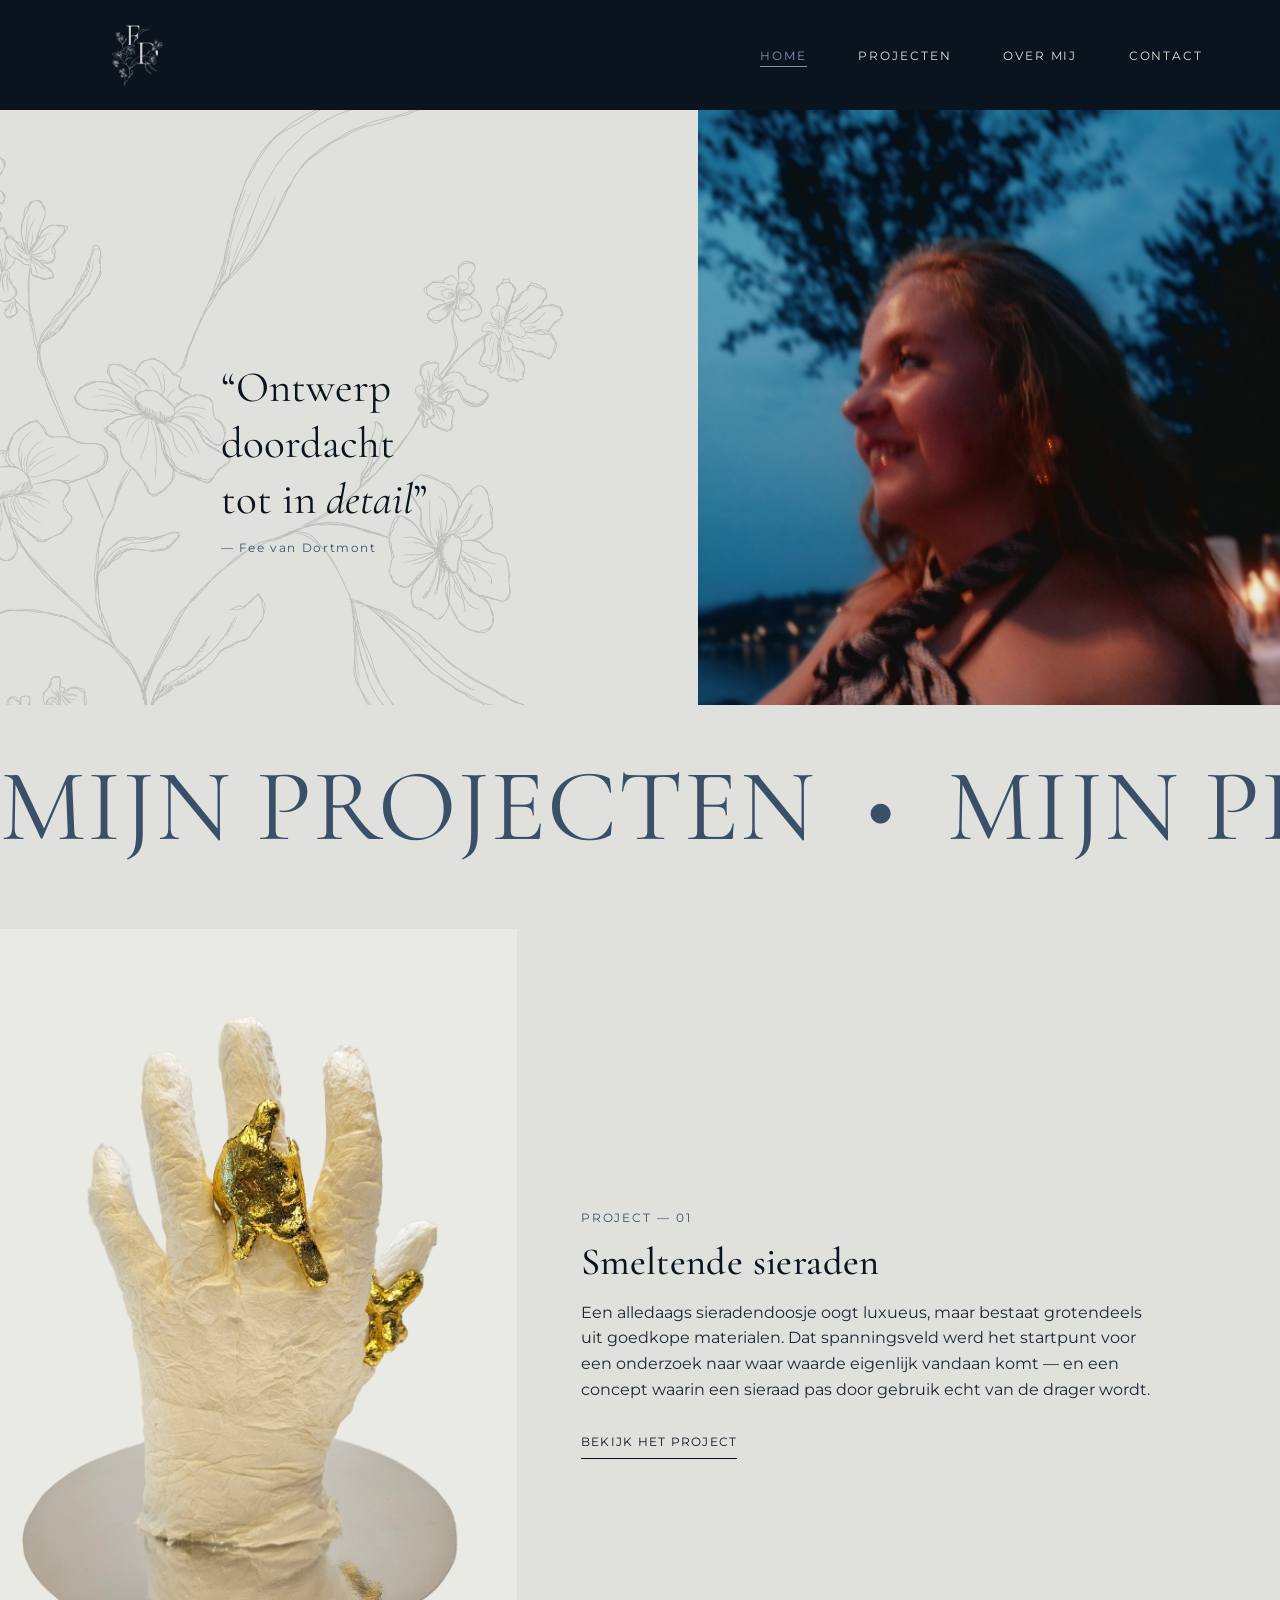
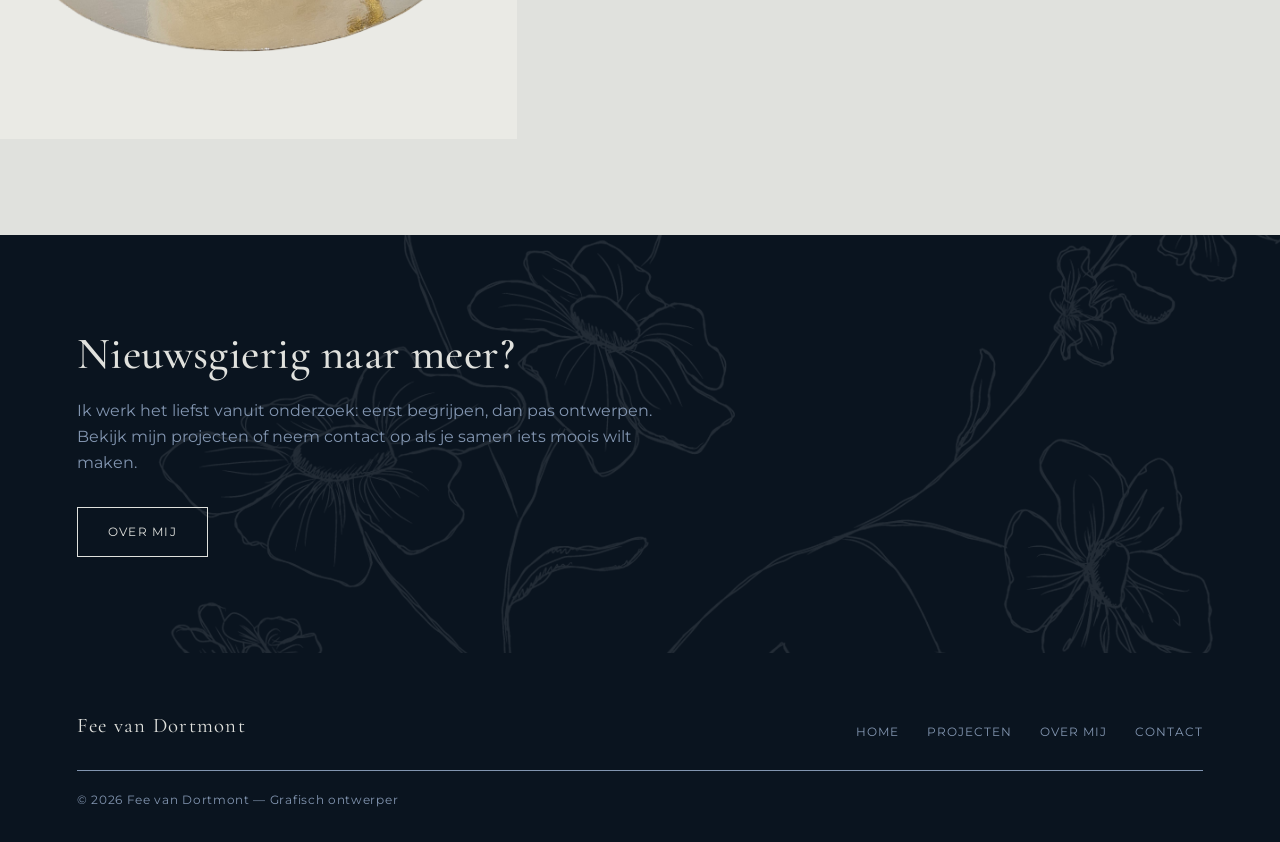
<file: portfolio 3/index.html>
<!DOCTYPE html>
<html lang="nl">
<head>
<meta charset="UTF-8">
<meta name="viewport" content="width=device-width, initial-scale=1.0">
<title>Fee van Dortmont — PORTFOLIO</title>
<meta name="description" content="Portfolio van Fee van Dortmont — grafisch ontwerper. Ontwerp doordacht tot in detail.">
<link rel="preconnect" href="https://fonts.googleapis.com">
<link href="https://fonts.googleapis.com/css2?family=Cormorant+Garamond:ital,wght@0,400;0,500;0,600;1,400&family=Montserrat:wght@400;500;600&display=swap" rel="stylesheet">
<link rel="stylesheet" href="css/style.css">
</head>
<body>

<header class="site-header">
  <div class="nav-inner">
    <a class="logo" href="index.html"><img src="images/Logo portfolio.png" alt="Fee van Dortmont logo"></a>
    <nav aria-label="Hoofdnavigatie">
      <ul class="nav-links" id="navLinks">
        <li><a href="index.html" aria-current="page">Home</a></li>
        <li><a href="projecten.html">Projecten</a></li>
        <li><a href="over-mij.html">Over mij</a></li>
        <li><a href="contact.html">Contact</a></li>
      </ul>
    </nav>
    <button class="nav-toggle" id="navToggle" aria-expanded="false" aria-controls="navLinks" aria-label="Menu openen">
      <span></span>
    </button>
  </div>
</header>

<main>

  <!-- HERO -->
  <section class="hero section-light">
    <img class="floral floral-hero-tl on-light" src="images/Bloem_achtergrond_portfolio.png" alt="" aria-hidden="true">
    <div class="hero-grid">
      <div class="hero-copy">
        <blockquote class="eyebrow-quote">
          &ldquo;Ontwerp doordacht<br>tot in <em>detail</em>&rdquo;
          <cite>— Fee van Dortmont</cite>
        </blockquote>
      </div>
      <div class="hero-photo">
        <figure>
          <img src="images/me01.jpg" alt="Fee van Dortmont bij zonsondergang aan het water">
        </figure>
       
      </div>
    </div>
  </section>

<!-- MARQUEE PROJECTEN -->
<section class="marquee section-light">
  <span class="bleed-text">MIJN PROJECTEN&nbsp;&nbsp;&bull;&nbsp;&nbsp;MIJN PROJECTEN&nbsp;&nbsp;&bull;&nbsp;&nbsp;MIJN PROJECTEN&nbsp;&nbsp;&bull;&nbsp;&nbsp;MIJN PROJECTEN</span>
</section>

  <!-- FEATURED PROJECT -->
  <section class="feature-project section-light">
    <div class="feature-grid">
      <figure>
        <img src="images/smeltende_sieraden03.png" alt="Papieren handsculptuur met gouden sieraden, project Smeltende sieraden">
      </figure>
      <div class="feature-copy">
        <span class="kicker">Project — 01</span>
        <h3>Smeltende sieraden</h3>
        <p>Een alledaags sieradendoosje oogt luxueus, maar bestaat grotendeels uit goedkope materialen. Dat spanningsveld werd het startpunt voor een onderzoek naar waar waarde eigenlijk vandaan komt — en een concept waarin een sieraad pas door gebruik echt van de drager wordt.</p>
        <a class="btn-line" href="projecten.html#concept">Bekijk het project</a>
      </div>
    </div>
  </section>

  <!-- CLOSING -->
  <section class="home-closing section-dark">
    <img class="floral floral-about on-dark" src="images/Bloem_achtergrond_portfolio.png" alt="" aria-hidden="true">
    <div class="inner">
      <h2>Nieuwsgierig naar meer?</h2>
      <p>Ik werk het liefst vanuit onderzoek: eerst begrijpen, dan pas ontwerpen. Bekijk mijn projecten of neem contact op als je samen iets moois wilt maken.</p>
      <a class="btn" href="over-mij.html">Over mij</a>
    </div>
  </section>

</main>

<footer class="site-footer">
  <div class="footer-inner">
    <span class="logo">Fee van Dortmont</span>
    <ul class="footer-links">
      <li><a href="index.html">Home</a></li>
      <li><a href="projecten.html">Projecten</a></li>
      <li><a href="over-mij.html">Over mij</a></li>
      <li><a href="contact.html">Contact</a></li>
    </ul>
  </div>
  <p class="footer-meta">© <span id="year"></span> Fee van Dortmont — Grafisch ontwerper</p>
</footer>

<script src="js/script.js"></script>
</body>
</html>
</file>
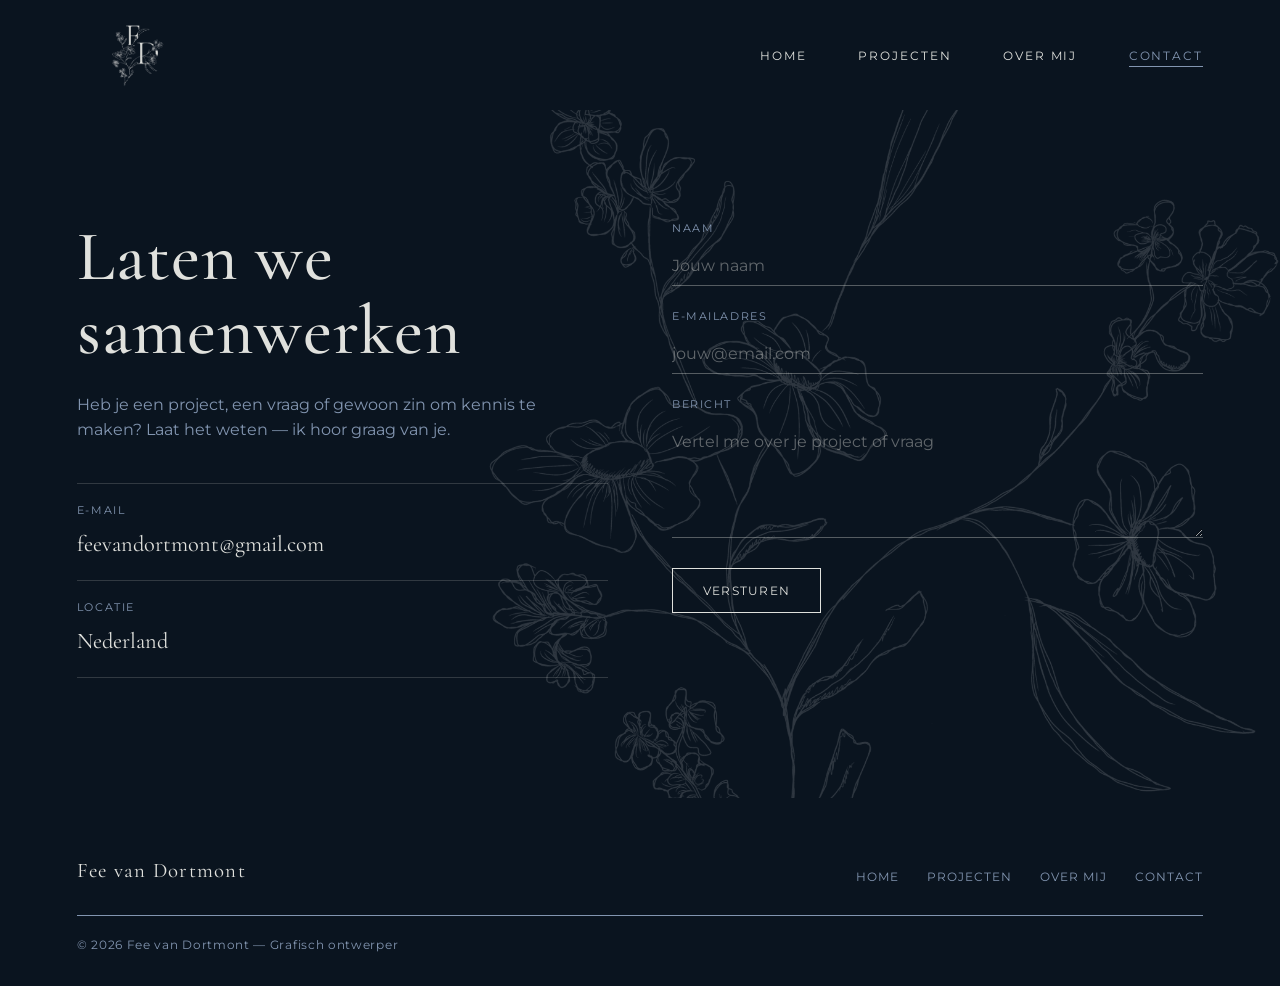
<file: portfolio 3/contact.html>
<!DOCTYPE html>
<html lang="nl">
<head>
<meta charset="UTF-8">
<meta name="viewport" content="width=device-width, initial-scale=1.0">
<title>Contact — Fee van Dortmont</title>
<meta name="description" content="Neem contact op met Fee van Dortmont voor samenwerkingen of vragen.">
<link rel="preconnect" href="https://fonts.googleapis.com">
<link href="https://fonts.googleapis.com/css2?family=Cormorant+Garamond:ital,wght@0,400;0,500;0,600;1,400&family=Montserrat:wght@400;500;600&display=swap" rel="stylesheet">
<link rel="stylesheet" href="css/style.css">
</head>
<body>

<header class="site-header">
  <div class="nav-inner">
    <a class="logo" href="index.html"><img src="images/Logo portfolio.png" alt="Fee van Dortmont logo"></a>
    <nav aria-label="Hoofdnavigatie">
      <ul class="nav-links" id="navLinks">
        <li><a href="index.html">Home</a></li>
        <li><a href="projecten.html">Projecten</a></li>
        <li><a href="over-mij.html">Over mij</a></li>
        <li><a href="contact.html" aria-current="page">Contact</a></li>
      </ul>
    </nav>
    <button class="nav-toggle" id="navToggle" aria-expanded="false" aria-controls="navLinks" aria-label="Menu openen">
      <span></span>
    </button>
  </div>
</header>

<main>
  <section class="contact-hero section-dark">
    <img class="floral floral-about on-dark" src="images/Bloem_achtergrond_portfolio.png" alt="" aria-hidden="true">
    <div class="contact-inner">

      <div>
        <h1>Laten we<br>samenwerken</h1>
        <p class="lead">Heb je een project, een vraag of gewoon zin om kennis te maken? Laat het weten — ik hoor graag van je.</p>

        <ul class="contact-list">
  <li>
    <span class="label">E-mail</span>
    <a class="value" href="mailto:feevandortmont@gmail.com">
      feevandortmont@gmail.com
    </a>
  </li>

  <!-- AANGEPAST: ontbrekende <li> toegevoegd -->
  <li>
    <span class="label">Locatie</span>
    <span class="value">Nederland</span>
  </li>
</ul>
      </div>

      <form class="contact-form" id="contactForm" novalidate>
        <div class="field">
          <label for="name">Naam</label>
          <input type="text" id="name" name="name" placeholder="Jouw naam" required>
        </div>
        <div class="field">
          <label for="email">E-mailadres</label>
          <input type="email" id="email" name="email" placeholder="jouw@email.com" required>
        </div>
        <div class="field">
          <label for="message">Bericht</label>
          <textarea id="message" name="message" rows="5" placeholder="Vertel me over je project of vraag" required></textarea>
        </div>
        <button type="submit" class="btn">Versturen</button>
        <p class="form-note" id="formNote"></p>
      </form>

    </div>
  </section>
</main>

<footer class="site-footer">
  <div class="footer-inner">
    <span class="logo">Fee van Dortmont</span>
    <ul class="footer-links">
      <li><a href="index.html">Home</a></li>
      <li><a href="projecten.html">Projecten</a></li>
      <li><a href="over-mij.html">Over mij</a></li>
      <li><a href="contact.html">Contact</a></li>
    </ul>
  </div>
  <p class="footer-meta">© <span id="year"></span> Fee van Dortmont — Grafisch ontwerper</p>
</footer>

<script src="js/script.js"></script>
</body>
</html>
</file>
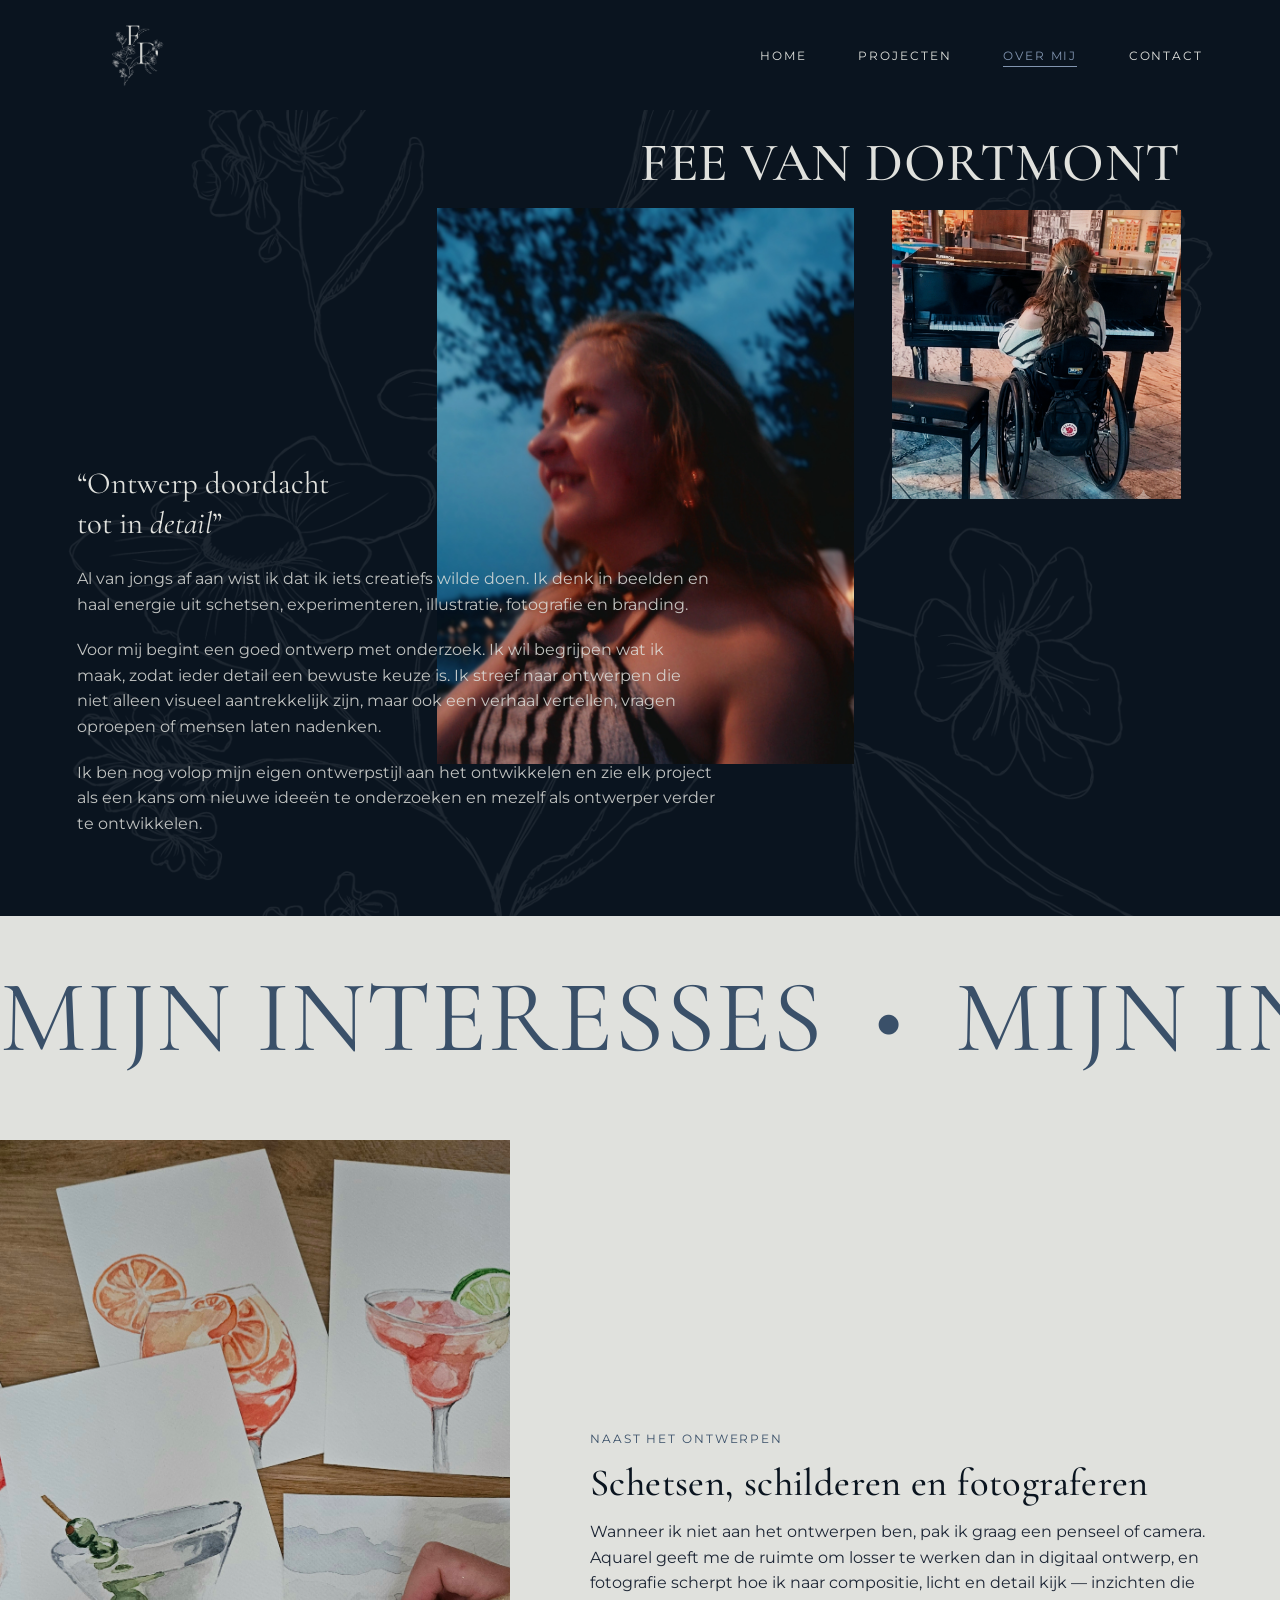
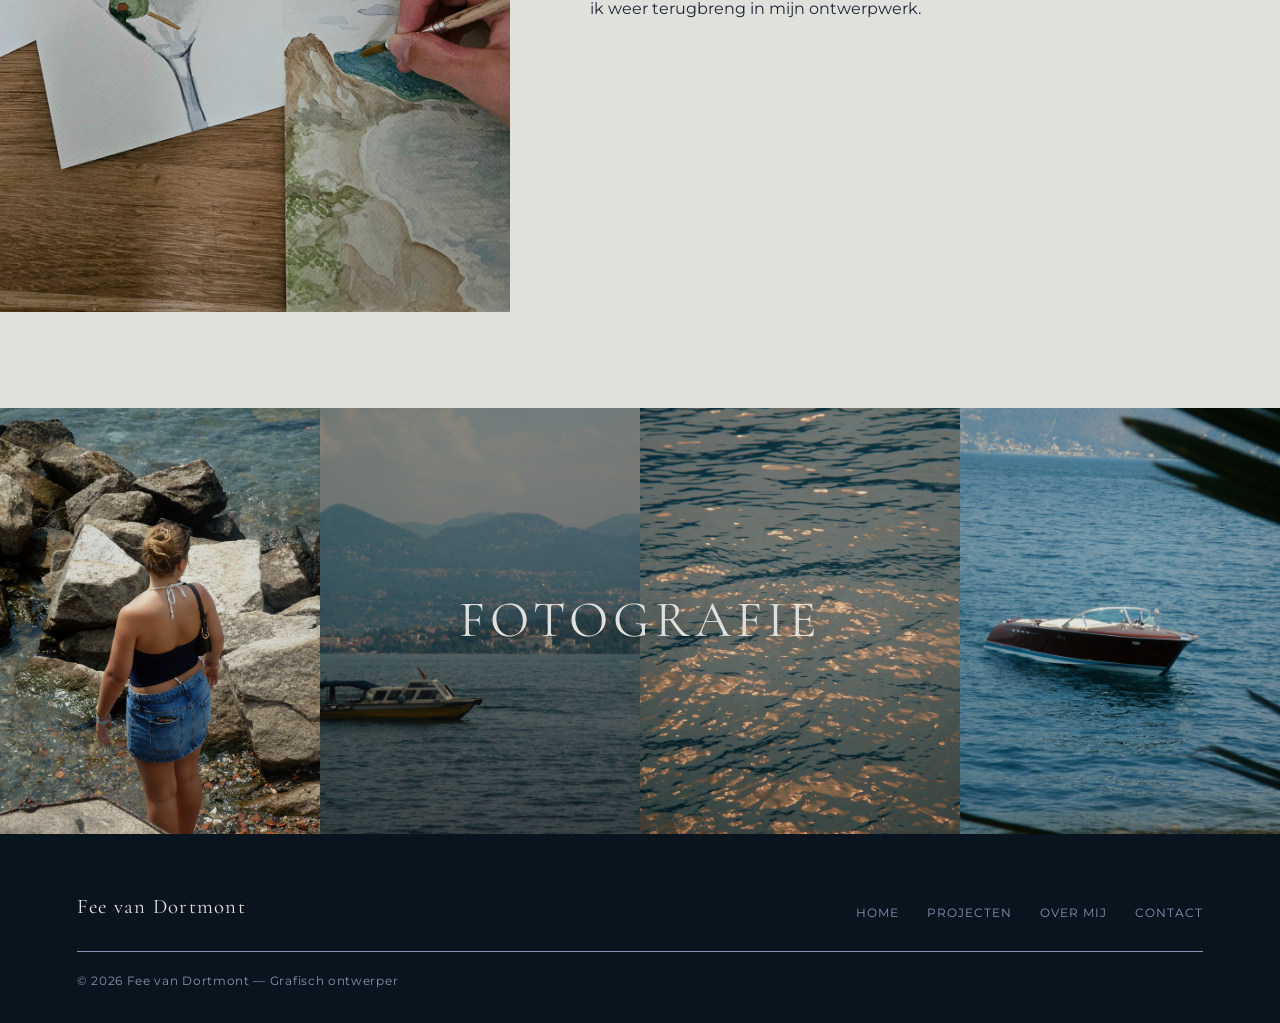
<file: portfolio 3/over-mij.html>
<!DOCTYPE html>
<html lang="nl">
<head>
<meta charset="UTF-8">
<meta name="viewport" content="width=device-width, initial-scale=1.0">
<title>Over mij — Fee van Dortmont</title>
<meta name="description" content="Maak kennis met Fee van Dortmont: grafisch ontwerper met interesse in illustratie, fotografie en branding.">
<link rel="preconnect" href="https://fonts.googleapis.com">
<link href="https://fonts.googleapis.com/css2?family=Cormorant+Garamond:ital,wght@0,400;0,500;0,600;1,400&family=Montserrat:wght@400;500;600&display=swap" rel="stylesheet">
<link rel="stylesheet" href="css/style.css">
</head>
<body class="page-about">

<header class="site-header">
  <div class="nav-inner">
    <a class="logo" href="index.html"><img src="images/Logo portfolio.png" alt="Fee van Dortmont logo"></a>
    <nav aria-label="Hoofdnavigatie">
      <ul class="nav-links" id="navLinks">
        <li><a href="index.html">Home</a></li>
        <li><a href="projecten.html">Projecten</a></li>
        <li><a href="over-mij.html" aria-current="page">Over mij</a></li>
        <li><a href="contact.html">Contact</a></li>
      </ul>
    </nav>
    <button class="nav-toggle" id="navToggle" aria-expanded="false" aria-controls="navLinks" aria-label="Menu openen">
      <span></span>
    </button>
  </div>
</header>

<main>

  <!-- HERO / INTRO -->
  <section class="about-hero">

    <!-- DE BLOEM AFBEELDING OP DE ACHTERGROND -->
    <img class="floral-about" src="images/Bloem_achtergrond_portfolio.png" alt="" aria-hidden="true">

    <div class="inner">
      <h1 class="about-title">FEE VAN DORTMONT</h1>

      <div class="about-media">
        <figure class="main-photo">
          <img src="images/me01.jpg" alt="Fee van Dortmont buiten bij avondlicht">
        </figure>

        <figure class="side-photo">
          <img src="images/Me_bezig_piano.png" alt="Fee van Dortmont speelt piano">
        </figure>
      </div>

      <div class="about-text">
        <blockquote class="eyebrow-quote">
          &ldquo;Ontwerp doordacht<br>tot in <em>detail</em>&rdquo;
        </blockquote>

        <div class="bio">
          <p>Al van jongs af aan wist ik dat ik iets creatiefs wilde doen. Ik denk in beelden en haal energie uit schetsen, experimenteren, illustratie, fotografie en branding.</p>
          <p>Voor mij begint een goed ontwerp met onderzoek. Ik wil begrijpen wat ik maak, zodat ieder detail een bewuste keuze is. Ik streef naar ontwerpen die niet alleen visueel aantrekkelijk zijn, maar ook een verhaal vertellen, vragen oproepen of mensen laten nadenken.</p>
          <p>Ik ben nog volop mijn eigen ontwerpstijl aan het ontwikkelen en zie elk project als een kans om nieuwe ideeën te onderzoeken en mezelf als ontwerper verder te ontwikkelen.</p>
        </div>
      </div>
    </div>
  </section>

 <!-- MARQUEE INTERESSES -->
<section class="marquee section-light">
  <span class="bleed-text">MIJN INTERESSES&nbsp;&nbsp;&bull;&nbsp;&nbsp;MIJN INTERESSES&nbsp;&nbsp;&bull;&nbsp;&nbsp;MIJN INTERESSES&nbsp;&nbsp;&bull;&nbsp;&nbsp;MIJN INTERESSES</span>
</section>

  <!-- INTERESTS -->
  <section class="interests-row section-light">
    <div class="interests-grid">
      <figure>
        <img src="images/Me_bezig_werk.jpg" alt="Fee schildert aquarel illustraties van cocktails">
      </figure>
      <div class="interests-copy">
        <span class="kicker">Naast het ontwerpen</span>
        <h3>Schetsen, schilderen en fotograferen</h3>
        <p>Wanneer ik niet aan het ontwerpen ben, pak ik graag een penseel of camera. Aquarel geeft me de ruimte om losser te werken dan in digitaal ontwerp, en fotografie scherpt hoe ik naar compositie, licht en detail kijk — inzichten die ik weer terugbreng in mijn ontwerpwerk.</p>
      </div>
    </div>
  </section>

  <!-- PHOTOGRAPHY STRIP -->
  <div class="photo-strip-wrap">
    <div class="photo-strip">
      <figure><img src="images/fotografie02.jpg" alt="Fotografie: figuur bij de rotsen aan het water"></figure>
      <figure><img src="images/fotografie01.jpg" alt="Fotografie: boot op het meer met bergen op de achtergrond"></figure>
      <figure><img src="images/fotografie04.jpg" alt="Fotografie: close-up van glinsterend water"></figure>
      <figure><img src="images/fotografie03.jpg" alt="Fotografie: houten boot gezien tussen palmbladeren"></figure>
      <span class="strip-label">FOTOGRAFIE</span>
    </div>
  </div>

</main>

<footer class="site-footer">
  <div class="footer-inner">
    <span class="logo">Fee van Dortmont</span>
    <ul class="footer-links">
      <li><a href="index.html">Home</a></li>
      <li><a href="projecten.html">Projecten</a></li>
      <li><a href="over-mij.html">Over mij</a></li>
      <li><a href="contact.html">Contact</a></li>
    </ul>
  </div>
  <p class="footer-meta">© <span id="year"></span> Fee van Dortmont — Grafisch ontwerper</p>
</footer>

<script src="js/script.js"></script>
</body>
</html>
</file>
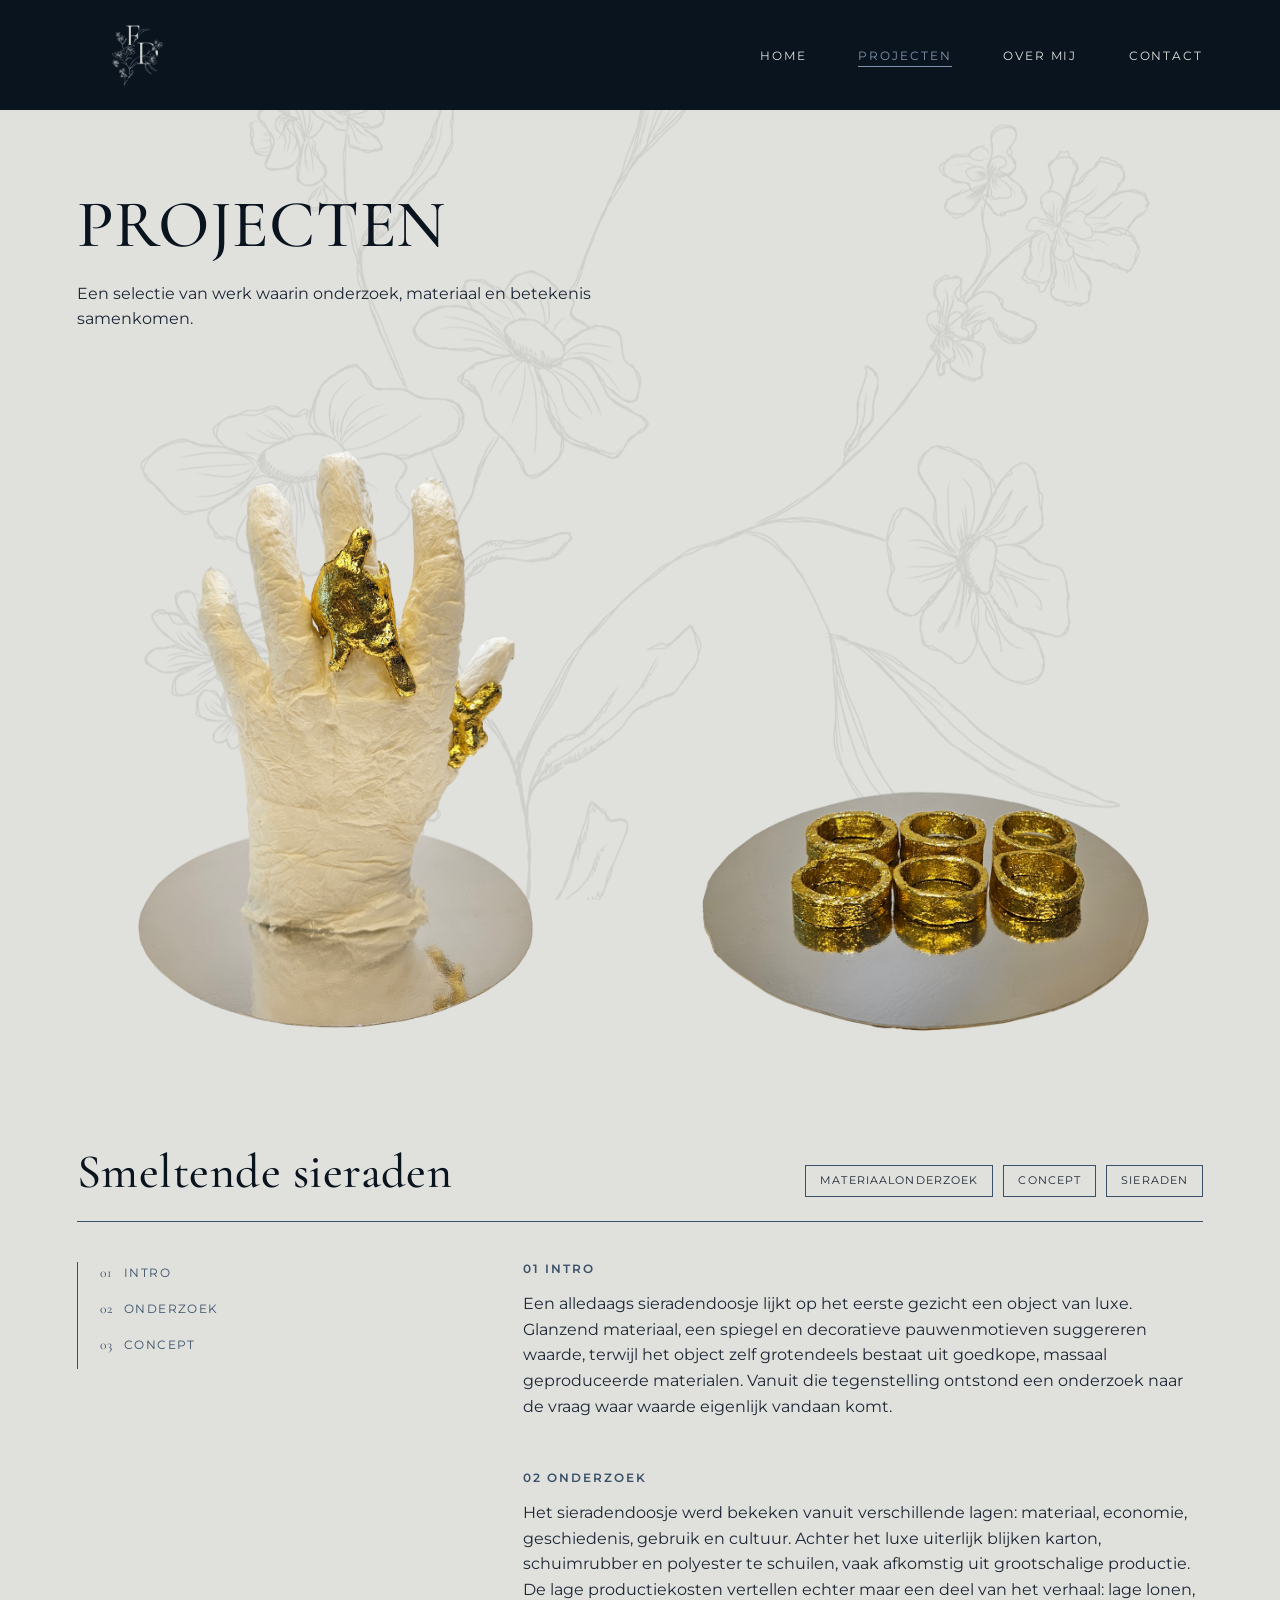
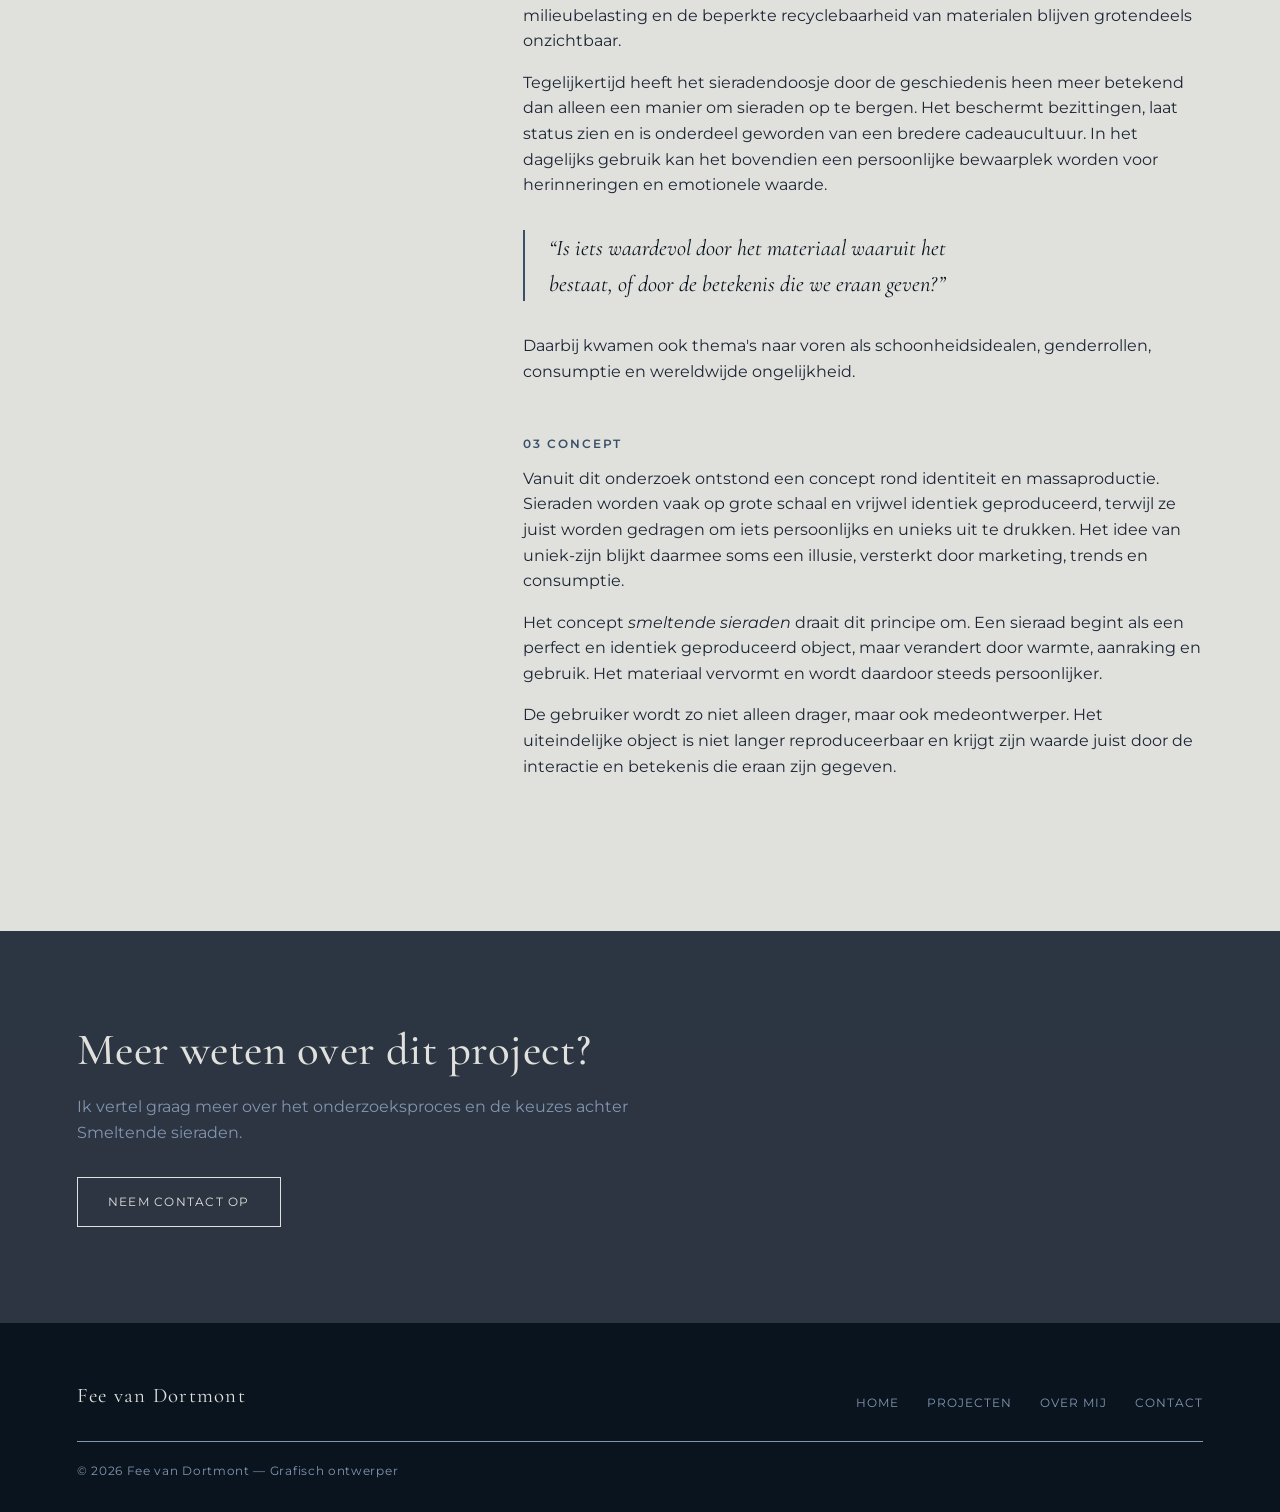
<file: portfolio 3/projecten.html>
<!DOCTYPE html>
<html lang="nl">
<head>
<meta charset="UTF-8">
<meta name="viewport" content="width=device-width, initial-scale=1.0">
<title>Projecten — Fee van Dortmont</title>
<meta name="description" content="Projecten van Fee van Dortmont, waaronder Smeltende sieraden — een onderzoek naar waarde, materiaal en identiteit.">
<link rel="preconnect" href="https://fonts.googleapis.com">
<link href="https://fonts.googleapis.com/css2?family=Cormorant+Garamond:ital,wght@0,400;0,500;0,600;1,400&family=Montserrat:wght@400;500;600&display=swap" rel="stylesheet">
<link rel="stylesheet" href="css/style.css">
</head>
<body class="page-projecten">

<img class="page-floral-bg" src="images/Bloem_achtergrond_portfolio.png" alt="" aria-hidden="true">

<header class="site-header">
  <div class="nav-inner">
    <a class="logo" href="index.html"><img src="images/Logo portfolio.png" alt="Fee van Dortmont logo"></a>
    <nav aria-label="Hoofdnavigatie">
      <ul class="nav-links" id="navLinks">
        <li><a href="index.html">Home</a></li>
        <li><a href="projecten.html" aria-current="page">Projecten</a></li>
        <li><a href="over-mij.html">Over mij</a></li>
        <li><a href="contact.html">Contact</a></li>
      </ul>
    </nav>
    <button class="nav-toggle" id="navToggle" aria-expanded="false" aria-controls="navLinks" aria-label="Menu openen">
      <span></span>
    </button>
  </div>
</header>

<main>

  <section class="page-intro section-light">
    <div class="inner">
      <h1>PROJECTEN</h1>
      <p class="sub">Een selectie van werk waarin onderzoek, materiaal en betekenis samenkomen.</p>
    </div>
  </section>

  <article class="project-card section-light">
    <div class="inner">

      <div class="project-media">
        <figure><img src="images/smeltende_sieraden03.png" alt="Papieren handsculptuur met daarop gouden, gesmolten sieraden"></figure>
        <figure><img src="images/smeltende_sieraden04.png" alt="Zes gouden ringen met een gesmolten, organische vorm"></figure>
      </div>

      <div class="project-heading">
        <h2>Smeltende sieraden</h2>
        <div class="tags">
          <span>Materiaalonderzoek</span>
          <span>Concept</span>
          <span>Sieraden</span>
        </div>
      </div>

      <div class="project-body">
        <ul class="project-toc">
          <li><a href="#intro">Intro</a></li>
          <li><a href="#onderzoek">Onderzoek</a></li>
          <li><a href="#concept">Concept</a></li>
        </ul>

        <div class="project-text">

          <section id="intro">
            <h3>Intro</h3>
            <p>Een alledaags sieradendoosje lijkt op het eerste gezicht een object van luxe. Glanzend materiaal, een spiegel en decoratieve pauwenmotieven suggereren waarde, terwijl het object zelf grotendeels bestaat uit goedkope, massaal geproduceerde materialen. Vanuit die tegenstelling ontstond een onderzoek naar de vraag waar waarde eigenlijk vandaan komt.</p>
          </section>

          <section id="onderzoek">
            <h3>Onderzoek</h3>
            <p>Het sieradendoosje werd bekeken vanuit verschillende lagen: materiaal, economie, geschiedenis, gebruik en cultuur. Achter het luxe uiterlijk blijken karton, schuimrubber en polyester te schuilen, vaak afkomstig uit grootschalige productie. De lage productiekosten vertellen echter maar een deel van het verhaal: lage lonen, milieubelasting en de beperkte recyclebaarheid van materialen blijven grotendeels onzichtbaar.</p>
            <p>Tegelijkertijd heeft het sieradendoosje door de geschiedenis heen meer betekend dan alleen een manier om sieraden op te bergen. Het beschermt bezittingen, laat status zien en is onderdeel geworden van een bredere cadeaucultuur. In het dagelijks gebruik kan het bovendien een persoonlijke bewaarplek worden voor herinneringen en emotionele waarde.</p>
            <blockquote>“Is iets waardevol door het materiaal waaruit het bestaat, of door de betekenis die we eraan geven?”</blockquote>
            <p>Daarbij kwamen ook thema's naar voren als schoonheidsidealen, genderrollen, consumptie en wereldwijde ongelijkheid.</p>
          </section>

          <section id="concept">
            <h3>Concept</h3>
            <p>Vanuit dit onderzoek ontstond een concept rond identiteit en massaproductie. Sieraden worden vaak op grote schaal en vrijwel identiek geproduceerd, terwijl ze juist worden gedragen om iets persoonlijks en unieks uit te drukken. Het idee van uniek-zijn blijkt daarmee soms een illusie, versterkt door marketing, trends en consumptie.</p>
            <p>Het concept <em>smeltende sieraden</em> draait dit principe om. Een sieraad begint als een perfect en identiek geproduceerd object, maar verandert door warmte, aanraking en gebruik. Het materiaal vervormt en wordt daardoor steeds persoonlijker.</p>
            <p>De gebruiker wordt zo niet alleen drager, maar ook medeontwerper. Het uiteindelijke object is niet langer reproduceerbaar en krijgt zijn waarde juist door de interactie en betekenis die eraan zijn gegeven.</p>
          </section>

        </div>
      </div>
    </div>
  </article>

  <section class="home-closing section-mid">
    <div class="inner">
      <h2>Meer weten over dit project?</h2>
      <p>Ik vertel graag meer over het onderzoeksproces en de keuzes achter Smeltende sieraden.</p>
      <a class="btn" href="contact.html">Neem contact op</a>
    </div>
  </section>

</main>

<footer class="site-footer">
  <div class="footer-inner">
    <span class="logo">Fee van Dortmont</span>
    <ul class="footer-links">
      <li><a href="index.html">Home</a></li>
      <li><a href="projecten.html">Projecten</a></li>
      <li><a href="over-mij.html">Over mij</a></li>
      <li><a href="contact.html">Contact</a></li>
    </ul>
  </div>
  <p class="footer-meta">© <span id="year"></span> Fee van Dortmont — Grafisch ontwerper</p>
</footer>

<script src="js/script.js"></script>
</body>
</html>
</file>
<file: portfolio 3/css/style.css>
/* ============================================================
   FEE VAN DORTMONT — PORTFOLIO STYLESHEET
   ============================================================ */

/* ------------------------------------------------------------
   1. DESIGN TOKENS
   ------------------------------------------------------------ */
:root {
  --ink: #0A141F;
  --navy-800: #1D2635;
  --navy-600: #3A5069;
  --blue-400: #8295B0;

  --cream: #E0E1DD;
  --cream-soft: #EAEAE5;

  --serif: "Cormorant Garamond", "Times New Roman", serif;
  --sans: "Montserrat", "Myriad Pro", "Segoe UI", sans-serif;

  --max-w: 1280px;
  --gutter: clamp(24px, 6vw, 96px);

  --dur: 0.5s;
  --ease: cubic-bezier(0.4, 0, 0.2, 1);
}


/* ------------------------------------------------------------
   2. RESET & GLOBAL STYLES
   ------------------------------------------------------------ */
*,
*::before,
*::after {
  box-sizing: border-box;
}

html {
  scroll-behavior: smooth;
}

body {
  margin: 0;
  background: var(--cream);
  color: var(--ink);
  font-family: var(--sans);
  font-size: 16px;
  line-height: 1.6;
  -webkit-font-smoothing: antialiased;
  overflow-x: hidden;
}

img {
  max-width: 100%;
  display: block;
}

img[src$=".png"] {
  background: transparent;
}

a {
  color: inherit;
  text-decoration: none;
}

h1, h2, h3, h4 {
  margin: 0;
  font-family: var(--serif);
  font-weight: 500;
  line-height: 1.05;
  letter-spacing: 0.01em;
}

p {
  margin: 0;
}

::selection {
  background: var(--navy-600);
  color: var(--cream);
}

:focus-visible {
  outline: 2px solid var(--blue-400);
  outline-offset: 3px;
}

@media (prefers-reduced-motion: reduce) {
  *,
  *::before,
  *::after {
    animation-duration: 0.001ms !important;
    animation-iteration-count: 1 !important;
    transition-duration: 0.001ms !important;
    scroll-behavior: auto !important;
  }
}


/* ------------------------------------------------------------
   3. GENERAL UTILITIES & TYPOGRAPHY
   ------------------------------------------------------------ */
.wrap {
  max-width: var(--max-w);
  margin: 0 auto;
  padding-left: var(--gutter);
  padding-right: var(--gutter);
}

.bleed-text {
  display: block;
  width: 100%;
  overflow: hidden;
  white-space: nowrap;
  text-overflow: clip;

  font-family: var(--serif);
  font-size: clamp(2.6rem, 8vw, 6.4rem);
  letter-spacing: 0.01em;
}

.section-light {
  background: var(--cream);
  color: var(--ink);
}

.section-dark {
  background: var(--ink);
  color: var(--cream);
}

.section-mid {
  background: var(--navy-800);
  color: var(--cream);
}

.eyebrow-quote {
  max-width: 20ch;
  font-family: var(--serif);
  font-size: clamp(1.5rem, 2.4vw, 2.1rem);
  font-style: normal;
  line-height: 1.3;
}

.eyebrow-quote em {
  font-style: italic;
}

.eyebrow-quote cite {
  display: block;
  margin-top: 14px;
  font-family: var(--sans);
  font-size: 0.72rem;
  font-style: normal;
  letter-spacing: 0.14em;
  color: var(--navy-600);
}

.section-dark .eyebrow-quote cite,
.section-mid .eyebrow-quote cite {
  color: var(--blue-400);
}


/* ------------------------------------------------------------
   4. BUTTONS
   ------------------------------------------------------------ */
.btn {
  display: inline-flex;
  align-items: center;
  gap: 10px;
  padding: 14px 30px;

  appearance: none;
  border: 1px solid currentColor;
  background: transparent;
  color: inherit;

  font-family: var(--sans);
  font-size: 0.78rem;
  letter-spacing: 0.1em;
  text-transform: uppercase;

  cursor: pointer;
  transition:
    background var(--dur) var(--ease),
    color var(--dur) var(--ease);
}

.btn:hover {
  background: var(--ink);
  color: var(--cream);
}

.section-dark .btn:hover,
.section-mid .btn:hover {
  background: var(--cream);
  color: var(--ink);
}

.btn-line {
  display: inline-block;
  padding-bottom: 6px;
  border-bottom: 1px solid currentColor;

  font-family: var(--sans);
  font-size: 0.78rem;
  letter-spacing: 0.1em;
  text-transform: uppercase;

  transition:
    opacity var(--dur) var(--ease),
    letter-spacing var(--dur) var(--ease);
}

.btn-line:hover {
  opacity: 0.75;
  letter-spacing: 0.16em;
}


/* ------------------------------------------------------------
   5. HEADER & NAVIGATION
   ------------------------------------------------------------ */
.site-header {
  position: sticky;
  top: 0;
  z-index: 100;
  background: var(--ink);
  color: var(--cream);
}

.nav-inner {
  display: flex;
  align-items: center;
  justify-content: space-between;
  padding: 20px var(--gutter);
}

.logo {
  display: flex;
  align-items: center;
  gap: 10px;
  font-family: var(--serif);
  font-size: 1.3rem;
  letter-spacing: 0.06em;
}

.logo img {
  width: auto;
  height: 82px; /* AANGEPAST: Maakt het logo groter en beter leesbaar */
  margin-top: -6px; /* Zorgt ervoor dat de navigatiebalk zelf net zo hoog blijft */
  margin-bottom: -6px;
}

.nav-links {
  display: flex;
  gap: clamp(20px, 4vw, 52px);
  margin: 0 auto;
  padding: 0;
  list-style: none;
}

.nav-links a {
  position: relative;
  padding-bottom: 4px;
  font-size: 0.76rem;
  letter-spacing: 0.16em;
  text-transform: uppercase;
}

.nav-links a::after {
  content: "";
  position: absolute;
  left: 0;
  right: 100%;
  bottom: 0;
  height: 1px;
  background: var(--blue-400);
  transition: right var(--dur) var(--ease);
}

.nav-links a:hover::after,
.nav-links a[aria-current="page"]::after {
  right: 0;
}

.nav-links a[aria-current="page"] {
  color: var(--blue-400);
}

.nav-toggle {
  display: none;
  position: relative;
  width: 32px;
  height: 24px;
  border: 0;
  background: none;
  cursor: pointer;
}

.nav-toggle span,
.nav-toggle span::before,
.nav-toggle span::after {
  content: "";
  position: absolute;
  left: 0;
  right: 0;
  height: 1px;
  background: var(--cream);
  transition:
    transform var(--dur) var(--ease),
    opacity var(--dur) var(--ease);
}

.nav-toggle span {
  top: 11px;
}

.nav-toggle span::before {
  top: -9px;
}

.nav-toggle span::after {
  top: 9px;
}

.nav-toggle.open span {
  background: transparent;
}

.nav-toggle.open span::before {
  transform: translateY(9px) rotate(45deg);
}

.nav-toggle.open span::after {
  transform: translateY(-9px) rotate(-45deg);
}


/* ------------------------------------------------------------
   6. FOOTER
   ------------------------------------------------------------ */
.site-footer {
  position: relative;
  z-index: 10;
  padding: 56px var(--gutter) 32px;
  background: #0A141F;
  color: var(--blue-400);
}

.footer-inner {
  display: flex;
  flex-wrap: wrap;
  align-items: flex-end;
  justify-content: space-between;
  gap: 32px;
  max-width: var(--max-w);
  margin: 0 auto;
}

.footer-inner .logo {
  color: var(--cream);
}

.footer-links {
  display: flex;
  gap: 28px;
  margin: 0;
  padding: 0;
  list-style: none;
  font-size: 0.78rem;
  letter-spacing: 0.08em;
  text-transform: uppercase;
}

.footer-meta {
  width: 100%;
  margin-top: 28px;
  padding-top: 20px;
  border-top: 1px solid var(--blue-400);
  font-size: 0.72rem;
  letter-spacing: 0.06em;
  color: var(--blue-400);
}


/* ------------------------------------------------------------
   7. BLOEMEN (ALGEMENE STYLES & ACHTERGRONDEN)
   ------------------------------------------------------------ */
.floral,
.floral-hero-tl {
  position: absolute;
  top: 50%;
  left: 0;
  width: 100%;
  max-width: 850px;
  height: auto;
  transform: translateY(-50%);
  pointer-events: none;
  z-index: 0;
}

.floral.on-light {
  left: -200px;
  opacity: 0.15;
  filter: none;
}

.floral.on-dark {
  opacity: 0.10;
  filter: invert(1) brightness(1.5);
}

.page-floral-bg {
  position: fixed;
  inset: 0;
  z-index: 0;
  width: 100%;
  height: 100%;
  object-fit: cover;
  object-position: center;
  opacity: 1;
  filter: none;
  pointer-events: none;
}


/* ------------------------------------------------------------
   8. HOME — HERO, MARQUEE, FEATURED & CLOSING
   ------------------------------------------------------------ */
.hero {
  position: relative;
  z-index: 1;
  padding: 0 0 40px var(--gutter);
  overflow: visible;
}

.hero-grid {
  display: grid;
  grid-template-columns: 1fr 1fr;
  align-items: center;
  gap: 40px;
  max-width: none;
  margin: 0;
  position: relative;
  z-index: 1;
}

.hero-copy {
  max-width: 440px;
  justify-self: center;
  position: relative;
  z-index: 2;
}

.hero-copy .eyebrow-quote {
  max-width: 14ch;
  font-size: clamp(1.9rem, 3.4vw, 2.7rem);
}

.hero-photo {
  position: relative;
  width: 100%;
  height: 100%;
}

.hero-photo figure {
  width: 100%;
  height: 100%;
  margin: 0;
}

.hero-photo img {
  display: block;
  width: 100%;
  height: 100%;
  object-fit: cover;
}

.hero-photo .vert-label {
  position: absolute;
  top: 20px;
  right: 20px;
  bottom: 0;
  display: flex;
  align-items: center;
  color: var(--cream);
  font-family: var(--serif);
  font-size: clamp(1.5rem, 2.6vw, 2.3rem);
  letter-spacing: 0.32em;
  white-space: nowrap;
  writing-mode: vertical-rl;
  text-shadow: 0 2px 16px rgba(0, 0, 0, 0.45);
}

.marquee {
  position: relative;
  z-index: 1;
  margin-top: -140px;
  padding: 20px 0 40px;
}

.marquee .bleed-text {
  color: var(--navy-600);
  opacity: 1;
}

.feature-project {
  position: relative;
  z-index: 1;
  padding: 0 0 96px;
}

.feature-grid {
  display: grid;
  grid-template-columns: 0.85fr 1.15fr;
  align-items: center;
  gap: 64px;
  max-width: var(--max-w);
  margin: 0 auto;
}

.feature-grid figure {
  margin: 0;
  background: var(--cream-soft);
}

.feature-grid img {
  width: 100%;
}

.feature-copy .kicker {
  display: block;
  margin-bottom: 14px;
  color: var(--navy-600);
  font-size: 0.74rem;
  letter-spacing: 0.16em;
  text-transform: uppercase;
}

.feature-copy h3 {
  margin-bottom: 18px;
  font-size: clamp(1.8rem, 3vw, 2.6rem);
}

.feature-copy p {
  max-width: 52ch;
  margin-bottom: 26px;
  color: var(--navy-800);
}

.home-closing {
  position: relative;
  padding: 96px var(--gutter);
  overflow: hidden;
}

.home-closing .inner {
  max-width: 640px;
  position: relative;
  z-index: 1;
}

.home-closing h2 {
  margin-bottom: 20px;
  font-size: clamp(1.9rem, 3.6vw, 2.8rem);
}

.home-closing p {
  max-width: 56ch;
  margin-bottom: 32px;
  color: var(--blue-400);
}


/* ------------------------------------------------------------
   9. OVER MIJ PAGE
   ------------------------------------------------------------ */
body.page-about main {
  position: relative;
  z-index: 1;
}

body.page-about .page-floral-bg {
  position: fixed;
  top: 50%;
  right: -350px;
  left: auto;
  width: 1100px;
  height: auto;
  transform: translateY(-50%);
  object-fit: contain;
  object-position: center;
  opacity: 0.28;
  filter: none;
  pointer-events: none;
  z-index: 0;
}

body.page-about .about-hero,
body.page-about .interests-row,
body.page-about .marquee,
body.page-about .photo-strip-wrap {
  position: relative;
  z-index: 1;
}

.about-hero {
  position: relative;
  z-index: 1;
  margin-bottom: 100px;
  padding: 26px var(--gutter) 100px;
  background: var(--ink);
  color: var(--cream);
  overflow: hidden;
}

/* De bloem als achtergrondafbeelding (kleur aangepast naar stijl van afb 2) */
.floral-about {
  position: absolute;
  top: 50%;
  right: -80px;
  width: 1450px;
  max-width: none;
  height: auto;
  transform: translateY(-50%);
  
  /* Lichte, subtiele kleur zoals in afbeelding 2 */
  opacity: 0.08;
  filter: invert(1) brightness(1.4);
  
  pointer-events: none;
  z-index: 0;
}

.about-hero .inner {
  position: relative;
  z-index: 2;
  max-width: var(--max-w);
  margin: 0 auto;
}

.about-title {
  margin: 0 2% 18px;
  text-align: right;
  font-size: clamp(2.2rem, 5vw, 3.4rem);
  line-height: 1;
}

.about-media {
  display: grid;
  grid-template-columns: 1.3fr 0.9fr;
  align-items: start;
  gap: 38px;
  width: 66%;
  margin-left: 32%;
  margin-bottom: 0;
  position: relative;
  z-index: 2;
}

.about-media figure {
  margin: 0;
  overflow: hidden;
}

.about-media .main-photo {
  aspect-ratio: 3 / 4;
}

.about-media .side-photo {
  margin-top: 2px;
  aspect-ratio: 2 / 2;
}

.about-media img {
  width: 100%;
  height: 100%;
  object-fit: cover;
}

.about-text {
  display: block;
  width: 100%;
  margin-top: -300px;
  position: relative;
  z-index: 2;
}

.about-text .eyebrow-quote {
  max-width: 20ch;
  margin: 0 0 22px 0;
  font-size: clamp(1.5rem, 2.4vw, 2.1rem);
  line-height: 1.3;
}

.about-text .bio {
  max-width: 58ch;
  margin-left: 0;
}

.about-text .bio p {
  max-width: 58ch;
  margin-bottom: 20px;
  color: var(--cream);
  opacity: 0.85;
}

.interests-row {
  position: relative;
  padding: 0 0 96px;
}

.interests-grid {
  display: grid;
  grid-template-columns: 0.85fr 1.15fr;
  align-items: center;
  gap: 80px;
  max-width: var(--max-w);
  margin: 0 auto;
}

.interests-grid figure {
  margin: 0;
}

.interests-grid img {
  width: 100%;
}

.interests-copy .kicker {
  display: block;
  margin-bottom: 14px;
  color: var(--navy-600);
  font-size: 0.74rem;
  letter-spacing: 0.16em;
  text-transform: uppercase;
}

.interests-copy h3 {
  margin-bottom: 16px;
  font-size: clamp(1.8rem, 3vw, 2.5rem);
}

.interests-copy p {
  max-width: 56ch;
  color: var(--navy-800);
}

.photo-strip-wrap {
  position: relative;
}

.photo-strip {
  display: grid;
  grid-template-columns: repeat(4, 1fr);
  position: relative;
}

.photo-strip figure {
  position: relative;
  margin: 0;
  aspect-ratio: 3 / 4;
  overflow: hidden;
}

.photo-strip img {
  width: 100%;
  height: 100%;
  object-fit: cover;
  filter: saturate(0.9);
}

.photo-strip .strip-label {
  position: absolute;
  inset: 0;
  display: flex;
  align-items: center;
  justify-content: center;
  grid-column: span 4;
  color: var(--cream);
  font-family: var(--serif);
  font-size: clamp(1.6rem, 4.4vw, 3.2rem);
  letter-spacing: 0.1em;
  text-shadow: 0 2px 18px rgba(0, 0, 0, 0.45);
  pointer-events: none;
}


/* ------------------------------------------------------------
   10. PROJECTEN PAGE
   ------------------------------------------------------------ */
body.page-projecten main {
  position: relative;
  z-index: 1;
}

body.page-projecten .page-intro.section-light,
body.page-projecten .project-card.section-light {
  background: rgba(224, 225, 221, 0.92);
}

body.page-projecten .home-closing.section-mid {
  background: rgba(29, 38, 53, 0.92);
}

body.page-projecten .page-intro .inner,
body.page-projecten .project-card .inner,
body.page-projecten .home-closing .inner {
  position: relative;
  z-index: 1;
}

.page-intro {
  position: relative;
  padding: 80px var(--gutter) 24px;
}

.page-intro .inner {
  max-width: var(--max-w);
  margin: 0 auto;
}

.page-intro h1 {
  max-width: 14ch;
  font-size: clamp(2.4rem, 5.6vw, 4.2rem);
}

.page-intro .sub {
  max-width: 56ch;
  margin-top: 20px;
  color: var(--navy-800);
}

.project-card {
  position: relative;
  padding: 16px var(--gutter) 100px;
}

.project-card .inner {
  max-width: var(--max-w);
  margin: 0 auto;
}

.project-media {
  display: grid;
  grid-template-columns: 1fr 1fr;
  gap: 24px;
  margin-bottom: 40px;
}

.project-media figure {
  margin: 0;
  aspect-ratio: 3 / 4;
  overflow: hidden;
  background: transparent;
}

.project-media img {
  display: block;
  width: 100%;
  height: 100%;
  object-fit: contain;
  background: transparent;
}

.project-heading {
  display: flex;
  align-items: flex-end;
  justify-content: space-between;
  flex-wrap: wrap;
  gap: 24px;
  margin-bottom: 40px;
  padding-bottom: 24px;
  border-bottom: 1px solid var(--navy-600);
}

.project-heading h2 {
  font-size: clamp(2rem, 4vw, 3rem);
}

.project-heading .tags {
  display: flex;
  flex-wrap: wrap;
  gap: 10px;
}

.project-heading .tags span {
  padding: 6px 14px;
  border: 1px solid var(--navy-600);
  color: var(--navy-800);
  font-size: 0.7rem;
  letter-spacing: 0.1em;
  text-transform: uppercase;
}

.project-body {
  display: grid;
  grid-template-columns: 0.7fr 1.3fr;
  gap: 80px;
}

.project-toc {
  align-self: start;
  margin: 0;
  padding: 0 0 0 22px;
  position: sticky;
  top: 110px;
  border-left: 1px solid var(--navy-600);
  list-style: none;
  counter-reset: toc-counter;
}

.project-toc li {
  margin-bottom: 14px;
  counter-increment: toc-counter;
}

.project-toc a {
  display: flex;
  align-items: center;
  gap: 10px;
  color: var(--navy-600);
  font-size: 0.76rem;
  letter-spacing: 0.12em;
  text-transform: uppercase;
}

.project-toc a::before {
  content: counter(toc-counter, decimal-leading-zero);
  width: auto;
  height: auto;
  background: none;
  color: var(--navy-600);
  font-family: var(--serif);
  font-size: 0.85rem;
}

.project-text {
  counter-reset: section-counter;
}

.project-text section {
  margin-bottom: 52px;
  scroll-margin-top: 110px;
  counter-increment: section-counter;
}

.project-text h3 {
  margin-bottom: 16px;
  color: var(--navy-600);
  font-family: var(--sans);
  font-size: 0.78rem;
  font-weight: 600;
  letter-spacing: 0.16em;
  text-transform: uppercase;
}

.project-text h3::before {
  content: counter(section-counter, decimal-leading-zero) "  ";
  color: var(--navy-600);
}

.project-text p {
  max-width: 66ch;
  margin-bottom: 16px;
  color: var(--navy-800);
}

.project-text blockquote {
  max-width: 44ch;
  margin: 32px 0;
  padding-left: 24px;
  border-left: 2px solid var(--navy-600);
  color: var(--ink);
  font-family: var(--serif);
  font-size: 1.4rem;
  font-style: italic;
}


/* ------------------------------------------------------------
   11. CONTACT PAGE
   ------------------------------------------------------------ */
.contact-hero {
  position: relative;
  padding: 110px var(--gutter) 120px;
  overflow: hidden;
}

/* Bloem bij Contact op de achtergrond aan de rechterkant */
.contact-hero .floral,
.contact-hero .floral-contact {
  position: absolute;
  top: 50%;
  right: -100px;
  left: auto;
  width: 1000px;
  max-width: none;
  height: auto;
  transform: translateY(-50%);
  opacity: 0.15;
  filter: invert(1) brightness(1.5);
  pointer-events: none;
  z-index: 0;
}

.contact-inner {
  display: grid;
  grid-template-columns: 1fr 1fr;
  gap: 64px;
  max-width: var(--max-w);
  margin: 0 auto;
  position: relative;
  z-index: 2;
}

.contact-hero h1 {
  margin-bottom: 24px;
  font-size: clamp(2.4rem, 6vw, 4.4rem);
}

.contact-hero .lead {
  max-width: 46ch;
  margin-bottom: 8px;
  color: var(--blue-400);
}

.contact-list {
  margin: 40px 0 0;
  padding: 0;
  list-style: none;
}

.contact-list li {
  padding: 18px 0;
  border-top: 1px solid rgba(224, 225, 221, 0.18);
}

.contact-list li:last-child {
  border-bottom: 1px solid rgba(224, 225, 221, 0.18);
}

.contact-list .label {
  display: block;
  margin-bottom: 6px;
  color: var(--blue-400);
  font-size: 0.7rem;
  letter-spacing: 0.14em;
  text-transform: uppercase;
}

.contact-list .value {
  font-family: var(--serif);
  font-size: 1.4rem;
}

.contact-form {
  display: flex;
  flex-direction: column;
  gap: 22px;
}

.field {
  display: flex;
  flex-direction: column;
  gap: 8px;
}

.field label {
  color: var(--blue-400);
  font-size: 0.7rem;
  letter-spacing: 0.14em;
  text-transform: uppercase;
}

.field input,
.field textarea {
  padding: 10px 0;
  border: 0;
  border-bottom: 1px solid rgba(224, 225, 221, 0.35);
  background: transparent;
  color: var(--cream);
  font-family: var(--sans);
  font-size: 1rem;
  resize: vertical;
}

.field input::placeholder,
.field textarea::placeholder {
  color: rgba(224, 225, 221, 0.4);
}

.field input:focus,
.field textarea:focus {
  outline: none;
  border-bottom-color: var(--blue-400);
}

.contact-form .btn {
  align-self: flex-start;
  margin-top: 8px;
  color: var(--cream);
}

.contact-form .btn:hover {
  background: var(--cream);
  color: var(--ink);
}

.form-note {
  margin-top: 14px;
  color: var(--navy-600);
  font-size: 0.8rem;
}


/* ------------------------------------------------------------
   12. RESPONSIVE — TABLET (MAX 900PX)
   ------------------------------------------------------------ */
@media (max-width: 900px) {
  /* Navigation */
  .nav-toggle {
    display: block;
  }

  .nav-links {
    position: fixed;
    inset: 72px 0 0 0;
    flex-direction: column;
    align-items: flex-start;
    gap: 0;
    padding: 20px var(--gutter) 40px;
    background: var(--ink);
    opacity: 0;
    transform: translateY(-8px);
    pointer-events: none;
    transition:
      opacity var(--dur) var(--ease),
      transform var(--dur) var(--ease);
  }

  .nav-links.open {
    opacity: 1;
    transform: translateY(0);
    pointer-events: auto;
  }

  .nav-links li {
    width: 100%;
    border-bottom: 1px solid rgba(224, 225, 221, 0.12);
  }

  .nav-links a {
    display: block;
    padding: 16px 0;
  }

  /* Home */
  .hero {
    padding: 0 var(--gutter) 40px;
  }

  .hero-grid {
    grid-template-columns: 1fr;
    gap: 40px;
  }

  .hero-photo {
    justify-content: flex-start;
  }

  .floral,
  .floral-hero-tl {
    left: 0;
    width: 100%;
  }

  .feature-grid {
    grid-template-columns: 1fr;
    gap: 32px;
  }

  /* Over mij */
  .about-hero {
    padding-top: 400px;
  }

  .about-title {
    margin: 0 0 24px 0;
    text-align: left;
  }

  .about-media {
    grid-template-columns: 1.3fr 0.9fr;
    width: 100%;
    gap: 18px;
    margin-left: 0;
  }

  .about-text {
    margin-top: -100px;
  }

  .about-text .eyebrow-quote {
    font-size: 1.6rem;
  }

  .floral-about {
    width: 1000px;
    right: -120px;
  }

  .interests-grid {
    grid-template-columns: 1fr;
    gap: 28px;
  }

  .photo-strip {
    grid-template-columns: repeat(2, 1fr);
  }

  /* Projecten */
  .project-media {
    grid-template-columns: 1fr;
  }

  .project-body {
    grid-template-columns: 1fr;
  }

  .project-toc {
    position: static;
    display: flex;
    flex-wrap: wrap;
    gap: 20px;
    margin-bottom: 24px;
    padding: 0 0 24px;
    border-left: 0;
    border-bottom: 1px solid var(--navy-600);
  }

  /* Contact */
  .contact-inner {
    grid-template-columns: 1fr;
  }
}


/* ------------------------------------------------------------
   13. RESPONSIVE — MOBILE (MAX 600PX)
   ------------------------------------------------------------ */
@media (max-width: 600px) {
  .about-media {
    grid-template-columns: 1fr 1fr;
    gap: 12px;
  }

  .about-media .main-photo {
    aspect-ratio: 3 / 4;
  }

  .about-media .side-photo {
    aspect-ratio: 2 / 3;
  }

  .about-text {
    margin-top: -60px;
  }

  .about-text .eyebrow-quote {
    font-size: 1.45rem;
  }

  .floral-about {
    width: 700px;
    top: 250px;
    right: -80px;
  }
}
</file>
